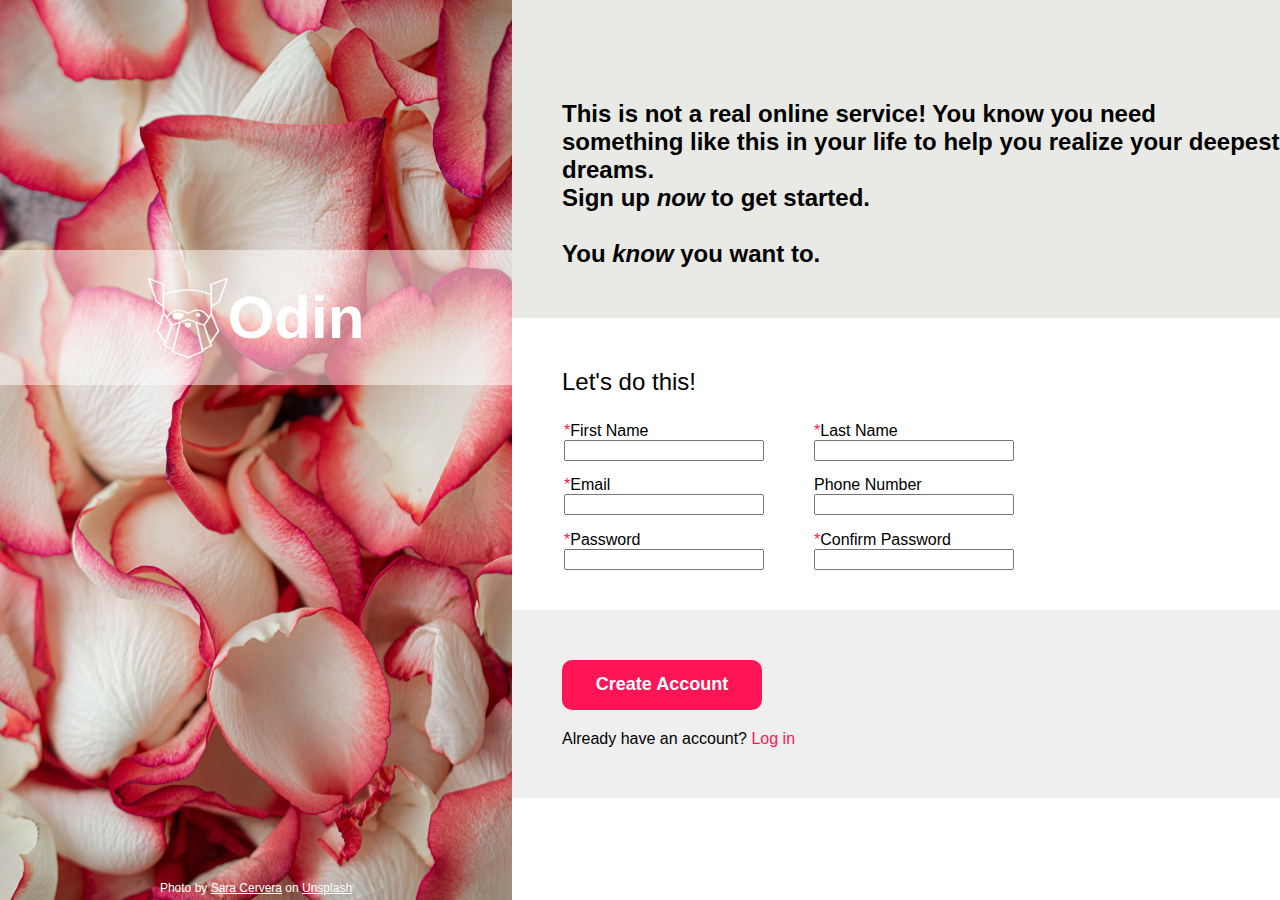
<file: index.html>
<!DOCTYPE html>
<html lang="en">
<head>
    <meta charset="UTF-8">
    <meta http-equiv="X-UA-Compatible" content="IE=edge">
    <meta name="viewport" content="width=device-width, initial-scale=1.0">
    <link rel="stylesheet" href="style.css">
    <title>Sign Up Form</title>
</head>
<body>
    <div class="section one">
        <img class="background image" src="./assets/background.jpg" alt="background image">
        <div class="header"><img class="logo image" src="./assets/odin-logo.png" alt="logo"> Odin</div>
        <footer>Photo by <a href="https://unsplash.com/@saracervera?utm_source=unsplash&utm_medium=referral&utm_content=creditCopyText">Sara Cervera</a> on <a href="https://unsplash.com/collections/96985123/flowers?utm_source=unsplash&utm_medium=referral&utm_content=creditCopyText">Unsplash</a>
        </footer>
    </div>

    <div class="section two">
        <div class="intro">
            This is not a real online service! You know you need something like this in your life to help you realize your deepest dreams. 
            <br>Sign up <em>now</em> to get started.<br><br>You <em>know</em> you want to.
        </div>
        <form action="" method="" id="sign-up">
            <legend>Let's do this!</legend>

            <fieldset>
                <div>
                    <label for="first-name"><span class="required">*</span>First Name</label>
                    <input type="text" name="" id="first-name" pattern="[A-Za-z]{1,20}" required>
                    <p class="firstNameError"></p>
                </div>
                
                    
                <div>
                    <label for="last-name"><span class="required">*</span>Last Name</label>
                    <input type="text" name="" id="last-name" pattern="[A-Za-z]{1,20}" required>
                    <p class="lastNameError"></p>
                </div>
            </fieldset>
            
            <fieldset>
                <div>
                    <label for="email"><span class="required">*</span>Email</label>
                    <input type="email" name="" id="email" pattern="[a-z0-9._-]+@[a-z0-9]+.[a-z]{2,}" required>
                    <p class="emailError"></p>
                </div>
                
                <div>
                    <label for="phone-number">Phone Number</label>
                    <input type="text" name="" id="phone-number" pattern="[0-9]{10}">
                    <p class="phoneError"></p>
                </div>
            </fieldset>
        
            <fieldset>
                <div>
                    <label for="password"><span class="required">*</span>Password</label>
                    <input type="password" name="" id="password" pattern="[A-Za-z0-9_&$%!-]{8,16}" required>
                    <p class="passError"></p>
                </div>
                <div>
                    <label for="confirm-password"><span class="required">*</span>Confirm Password</label>
                    <input type="password" name="" id="confirm-password" pattern="[A-Za-z0-9_&$%!-]{8,16}" required>
                    <p class="passConfirmError"></p>
                </div>
            </fieldset>            

        </form>
        <div class="submit">
            <button type="submit" form="sign-up">Create Account</button>
            <div><span>Already have an account? <a href="./pages/login.html">Log in</a></span></div>
        </div>
    </div>
    <script src="script.js"></script>
</body>
</html>
</file>
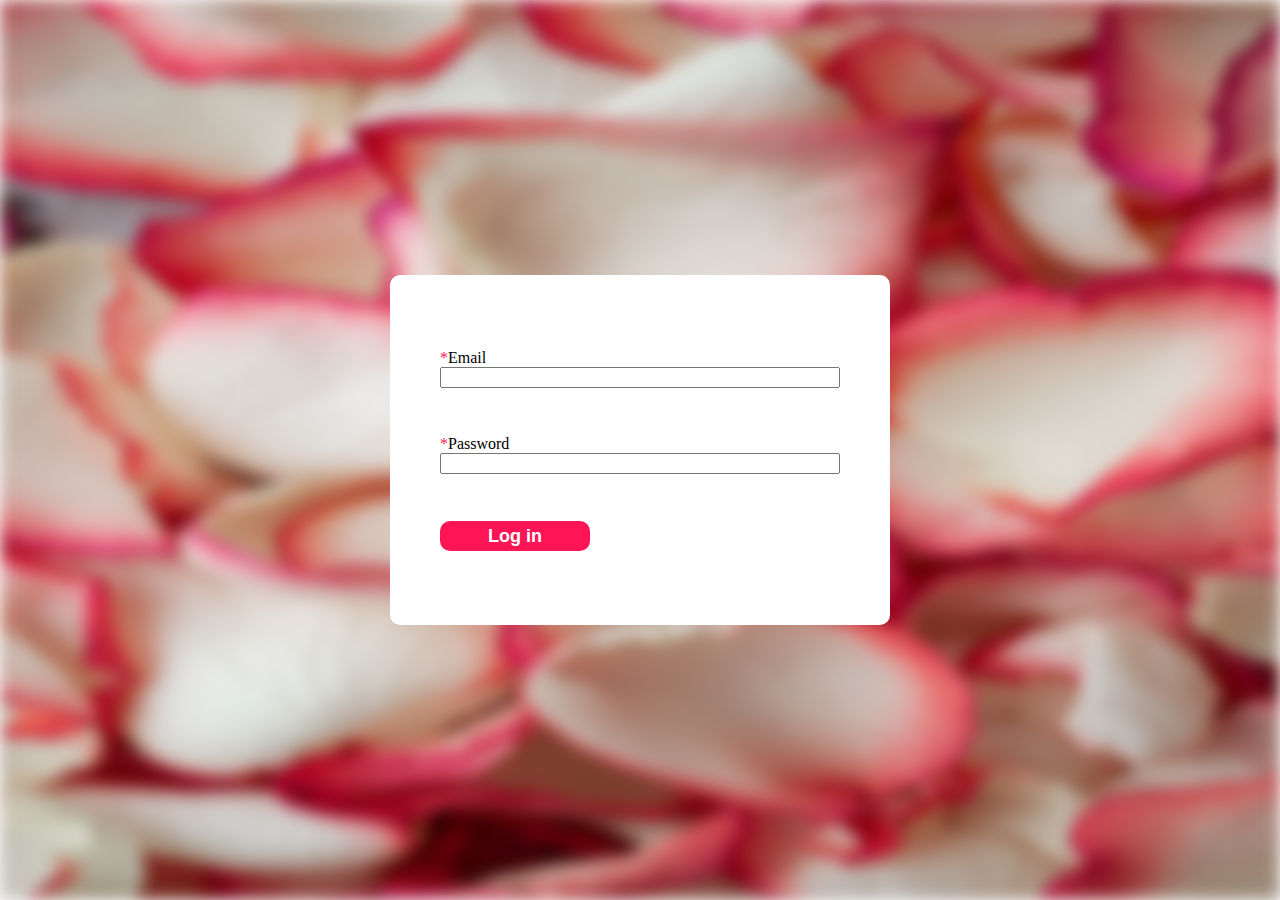
<file: pages/login.html>
<!DOCTYPE html>
<html lang="en">
<head>
    <meta charset="UTF-8">
    <meta http-equiv="X-UA-Compatible" content="IE=edge">
    <meta name="viewport" content="width=device-width, initial-scale=1.0">
    <title>Log in</title>
    <link rel="stylesheet" href="./loginStyle.css">
</head>
<body>
    <img class="background image" src="../assets/background.jpg" alt="background image">
    <form action="">
        <div>
            <label for="email"><span class="required">*</span>Email</label>
            <input type="email" name="" id="email" pattern="[a-z0-9._-]+@[a-z0-9]+.[a-z]{2,}" required>
            <p class="emailError"></p>
        </div>

        <div>
            <label for="password"><span class="required">*</span>Password</label>
            <input type="password" name="" id="password" pattern="[A-Za-z0-9_&$%!-]{8,16}" required>
            <p class="passError"></p>
        </div>

        <button type="submit">Log in</button>
    </form>
    <script src="./login.js"></script>
</body>
</html>
</file>
<file: style.css>
body{
    display: flex;
    font-family: Arial, Helvetica, sans-serif;
    height: 100vh;
}

.two {
    flex: 6;
    overflow: scroll;
}

.one {
    position: relative;
    flex: 4;
    overflow: hidden;
    display: flex;
    flex-direction: column;
    justify-content: flex-end;
    align-items: center;
}

.intro {
    background-color:#e9eae5;
    font-size: 24px;
    font-weight: 800;
    padding: 100px 0 50px 50px;
}

.background.image {
    min-height: 100%;
    width: 100%;
}

.logo.image {
    height: 80px;
    width: 80px;
}

body {
    display: flex;
    margin: 0;
}

.header {
    position: absolute;
    top: 250px;
    background-color: rgba(255, 255, 255, 0.5);
    width: 100%;
    height: 15%;
    display: flex;
    justify-content: center;
    align-items: center;
    font-family: Arial, Helvetica, sans-serif;
    font-weight: 900;
    font-size: 60px;
    color: white;
}

footer {
    position: absolute;
    bottom: 5px;
    color: white;
    font-size: 12px;
}

a {
    color: white;
}

form {
    display: flex;
    flex-direction: column;
    background-color: white;
    justify-content: space-around;
    padding: 30px 0 30px 0;
}

form > fieldset {
    display: flex;
    flex-direction: row;
    gap: 50px;
    border: none;
    padding-left: 50px;
}

fieldset > div {
    display: flex;
    flex-direction: column;
    width: 200px;
}

legend {
    font-size: 24px;
    padding: 20px 50px;
}

.submit {
    display: flex;
    flex-direction: column;
    justify-content: space-evenly;
    padding: 50px 0 50px 50px;
    gap: 20px;
    background-color:rgb(239, 239, 239);
}

.submit > button {
    width: 200px;
    height: 50px;
    background-color: #ff1456;
    color: white;
    border: none;
    border-radius: 10px;
    font-size: 18px;
    font-weight: 900;
}

span > a {
    color: #ff1456;
    text-decoration: none;
}

.required {
    color: #ff1456;
}

input:focus:valid {
    outline: none;
    border: 2px solid rgb(20, 214, 20);
    border-radius: 3px;
}

input:focus:invalid {
    outline: none;
    border: 2px solid #ff1456;
    border-radius: 3px;
}

p {
    font-style: italic;
    font-size: 12px;
    color: #ff1456;
    margin: 0;
}
</file>
<file: pages/loginStyle.css>
body {
    margin: 0;
    position: relative;
    height: 100vh;
    width: 100vw;
    display: flex;
    justify-content: center;
    align-items: center;
}

.background {
    height: 100%;
    width: 100%;
    filter: blur(8px);
}

form {
    position: absolute;
    background-color: white;
    width: 400px;
    height: 250px;
    border-radius: 10px;
    padding: 50px;
    display: flex;
    flex-direction: column;
    justify-content: space-around;
}

form > div {
    display: flex;
    flex-direction: column;
}

button {
    width: 150px;
    height: 30px;
    background-color: #ff1456;
    color: white;
    border: none;
    border-radius: 10px;
    font-size: 18px;
    font-weight: 900;
}

.required {
    color: #ff1456;
}

p {
    font-style: italic;
    font-size: 12px;
    color: #ff1456;
    margin: 0;
}
</file>
